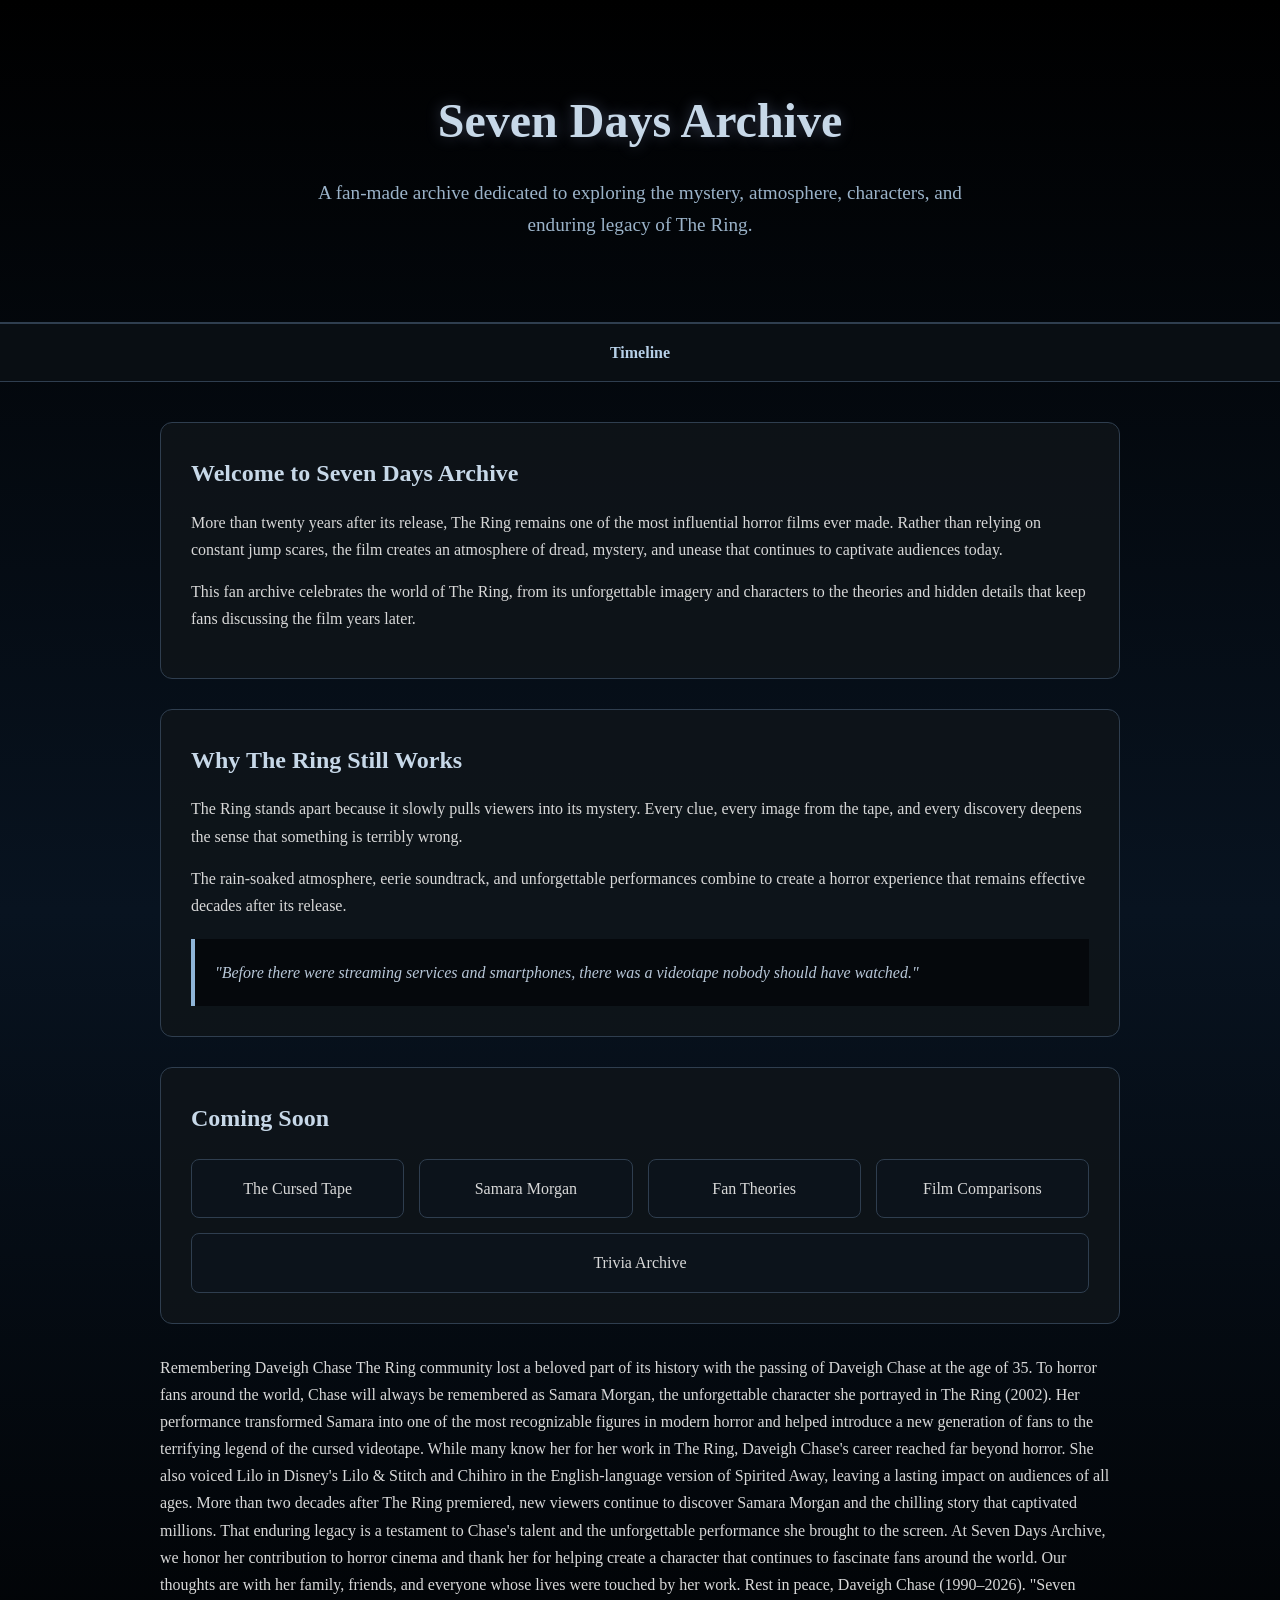
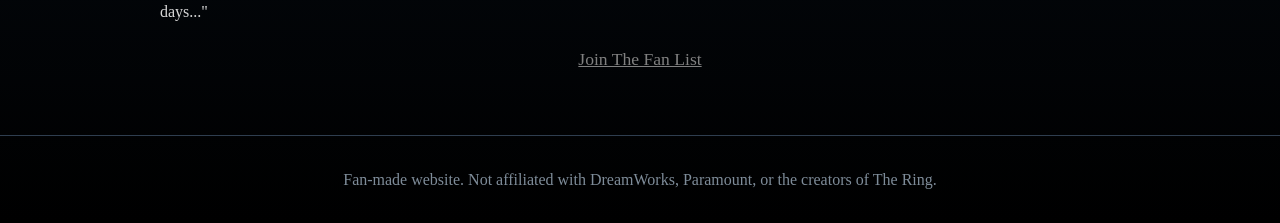
<file: index.html>
<!DOCTYPE html>
<html lang="en">
<head>
   <!-- Google tag (gtag.js) -->
<script async src="https://www.googletagmanager.com/gtag/js?id=G-6Q0Q2Z9R7N"></script>
<script>
  window.dataLayer = window.dataLayer || [];
  function gtag(){dataLayer.push(arguments);}
  gtag('js', new Date());

  gtag('config', 'G-6Q0Q2Z9R7N');
</script>
  <meta charset="UTF-8">
  <meta name="viewport" content="width=device-width, initial-scale=1.0">

  <title>Seven Days Archive | A Fan Site for The Ring</title>

  <meta name="description" content="A fan-made archive exploring The Ring, its atmosphere, mystery, characters, theories, and lasting horror legacy.">

<link rel="stylesheet" href="styles.css">

<script id="mcjs">!function(c,h,i,m,p){m=c.createElement(h),p=c.getElementsByTagName(h)[0],m.async=1,m.src=i,p.parentNode.insertBefore(m,p)}(document,"script","https://chimpstatic.com/mcjs-connected/js/users/ea336c21f3cfe3c19981513f7/918fee9aa0607b9be773f4669.js");</script>
</head>
<body>

<header>
  <h1>Seven Days Archive</h1>
  <p class="tagline">
    A fan-made archive dedicated to exploring the mystery,
    atmosphere, characters, and enduring legacy of The Ring.
  </p>
</header>

<nav>
 <!--Hidden for now <a href="#">Home</a>
  <a href="#">The Tape</a>
  <a href="#">Samara</a>
  <a href="#">Theories</a>-->
  <a href="Timeline.html">Timeline</a>
</nav>

<main>

  <section>
    <h2>Welcome to Seven Days Archive</h2>

    <p>
      More than twenty years after its release, The Ring remains one of
      the most influential horror films ever made. Rather than relying
      on constant jump scares, the film creates an atmosphere of dread,
      mystery, and unease that continues to captivate audiences today.
    </p>

    <p>
      This fan archive celebrates the world of The Ring, from its
      unforgettable imagery and characters to the theories and hidden
      details that keep fans discussing the film years later.
    </p>
  </section>

  <section>
    <h2>Why The Ring Still Works</h2>

    <p>
      The Ring stands apart because it slowly pulls viewers into its
      mystery. Every clue, every image from the tape, and every
      discovery deepens the sense that something is terribly wrong.
    </p>

    <p>
      The rain-soaked atmosphere, eerie soundtrack, and unforgettable
      performances combine to create a horror experience that remains
      effective decades after its release.
    </p>

    <div class="quote-box">
      "Before there were streaming services and smartphones, there was
      a videotape nobody should have watched."
    </div>
  </section>

  <section>
    <h2>Coming Soon</h2>

    <div class="future-pages">
      <div>The Cursed Tape</div>
      <div>Samara Morgan</div>
      <div>Fan Theories</div>
      <div>Film Comparisons</div>
      <div>Trivia Archive</div>
    </div>
  </section>
  
 <p> Remembering Daveigh Chase

The Ring community lost a beloved part of its history with the passing of Daveigh Chase at the age of 35.

To horror fans around the world, Chase will always be remembered as Samara Morgan, the unforgettable character she portrayed in The Ring (2002). Her performance transformed Samara into one of the most recognizable figures in modern horror and helped introduce a new generation of fans to the terrifying legend of the cursed videotape.

While many know her for her work in The Ring, Daveigh Chase's career reached far beyond horror. She also voiced Lilo in Disney's Lilo & Stitch and Chihiro in the English-language version of Spirited Away, leaving a lasting impact on audiences of all ages.

More than two decades after The Ring premiered, new viewers continue to discover Samara Morgan and the chilling story that captivated millions. That enduring legacy is a testament to Chase's talent and the unforgettable performance she brought to the screen.

At Seven Days Archive, we honor her contribution to horror cinema and thank her for helping create a character that continues to fascinate fans around the world.

Our thoughts are with her family, friends, and everyone whose lives were touched by her work.

Rest in peace, Daveigh Chase (1990–2026).

"Seven days..." </p>
  <a href="http://eepurl.com/jYIN-XrPLM" target="_blank" class="fan-list-link">
      Join The Fan List
      </a>

</main>

<footer>
  Fan-made website. Not affiliated with DreamWorks, Paramount,
  or the creators of The Ring.
</footer>

</body>
</html>
</file>
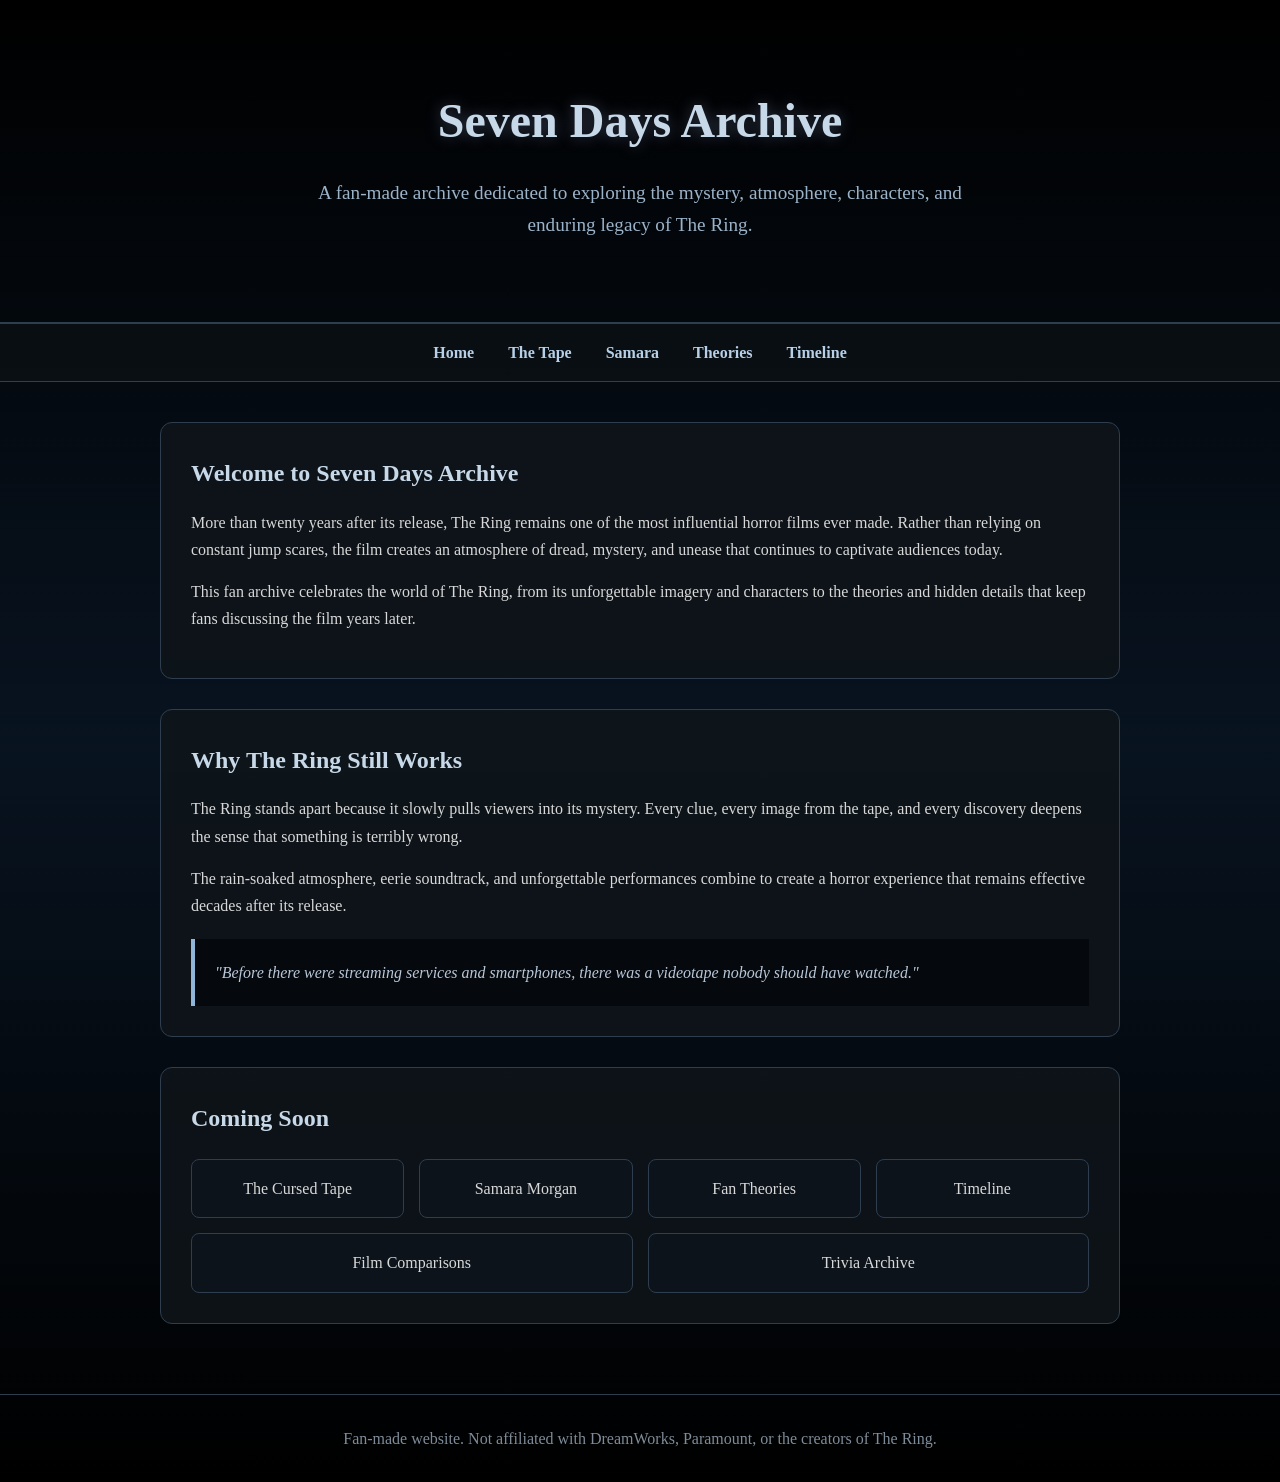
<file: TheRingFanPage.html>
<!DOCTYPE html>
<html lang="en">
<head>
  <meta charset="UTF-8">
  <meta name="viewport" content="width=device-width, initial-scale=1.0">

  <title>Seven Days Archive | A Fan Site for The Ring</title>

  <meta name="description" content="A fan-made archive exploring The Ring, its atmosphere, mystery, characters, theories, and lasting horror legacy.">

<link rel="stylesheet" href="styles.css">
</head>
<body>

<header>
  <h1>Seven Days Archive</h1>
  <p class="tagline">
    A fan-made archive dedicated to exploring the mystery,
    atmosphere, characters, and enduring legacy of The Ring.
  </p>
</header>

<nav>
  <a href="#">Home</a>
  <a href="#">The Tape</a>
  <a href="#">Samara</a>
  <a href="#">Theories</a>
  <a href="#">Timeline</a>
</nav>

<main>

  <section>
    <h2>Welcome to Seven Days Archive</h2>

    <p>
      More than twenty years after its release, The Ring remains one of
      the most influential horror films ever made. Rather than relying
      on constant jump scares, the film creates an atmosphere of dread,
      mystery, and unease that continues to captivate audiences today.
    </p>

    <p>
      This fan archive celebrates the world of The Ring, from its
      unforgettable imagery and characters to the theories and hidden
      details that keep fans discussing the film years later.
    </p>
  </section>

  <section>
    <h2>Why The Ring Still Works</h2>

    <p>
      The Ring stands apart because it slowly pulls viewers into its
      mystery. Every clue, every image from the tape, and every
      discovery deepens the sense that something is terribly wrong.
    </p>

    <p>
      The rain-soaked atmosphere, eerie soundtrack, and unforgettable
      performances combine to create a horror experience that remains
      effective decades after its release.
    </p>

    <div class="quote-box">
      "Before there were streaming services and smartphones, there was
      a videotape nobody should have watched."
    </div>
  </section>

  <section>
    <h2>Coming Soon</h2>

    <div class="future-pages">
      <div>The Cursed Tape</div>
      <div>Samara Morgan</div>
      <div>Fan Theories</div>
      <div>Timeline</div>
      <div>Film Comparisons</div>
      <div>Trivia Archive</div>
    </div>
  </section>

</main>

<footer>
  Fan-made website. Not affiliated with DreamWorks, Paramount,
  or the creators of The Ring.
</footer>

</body>
</html>
</file>
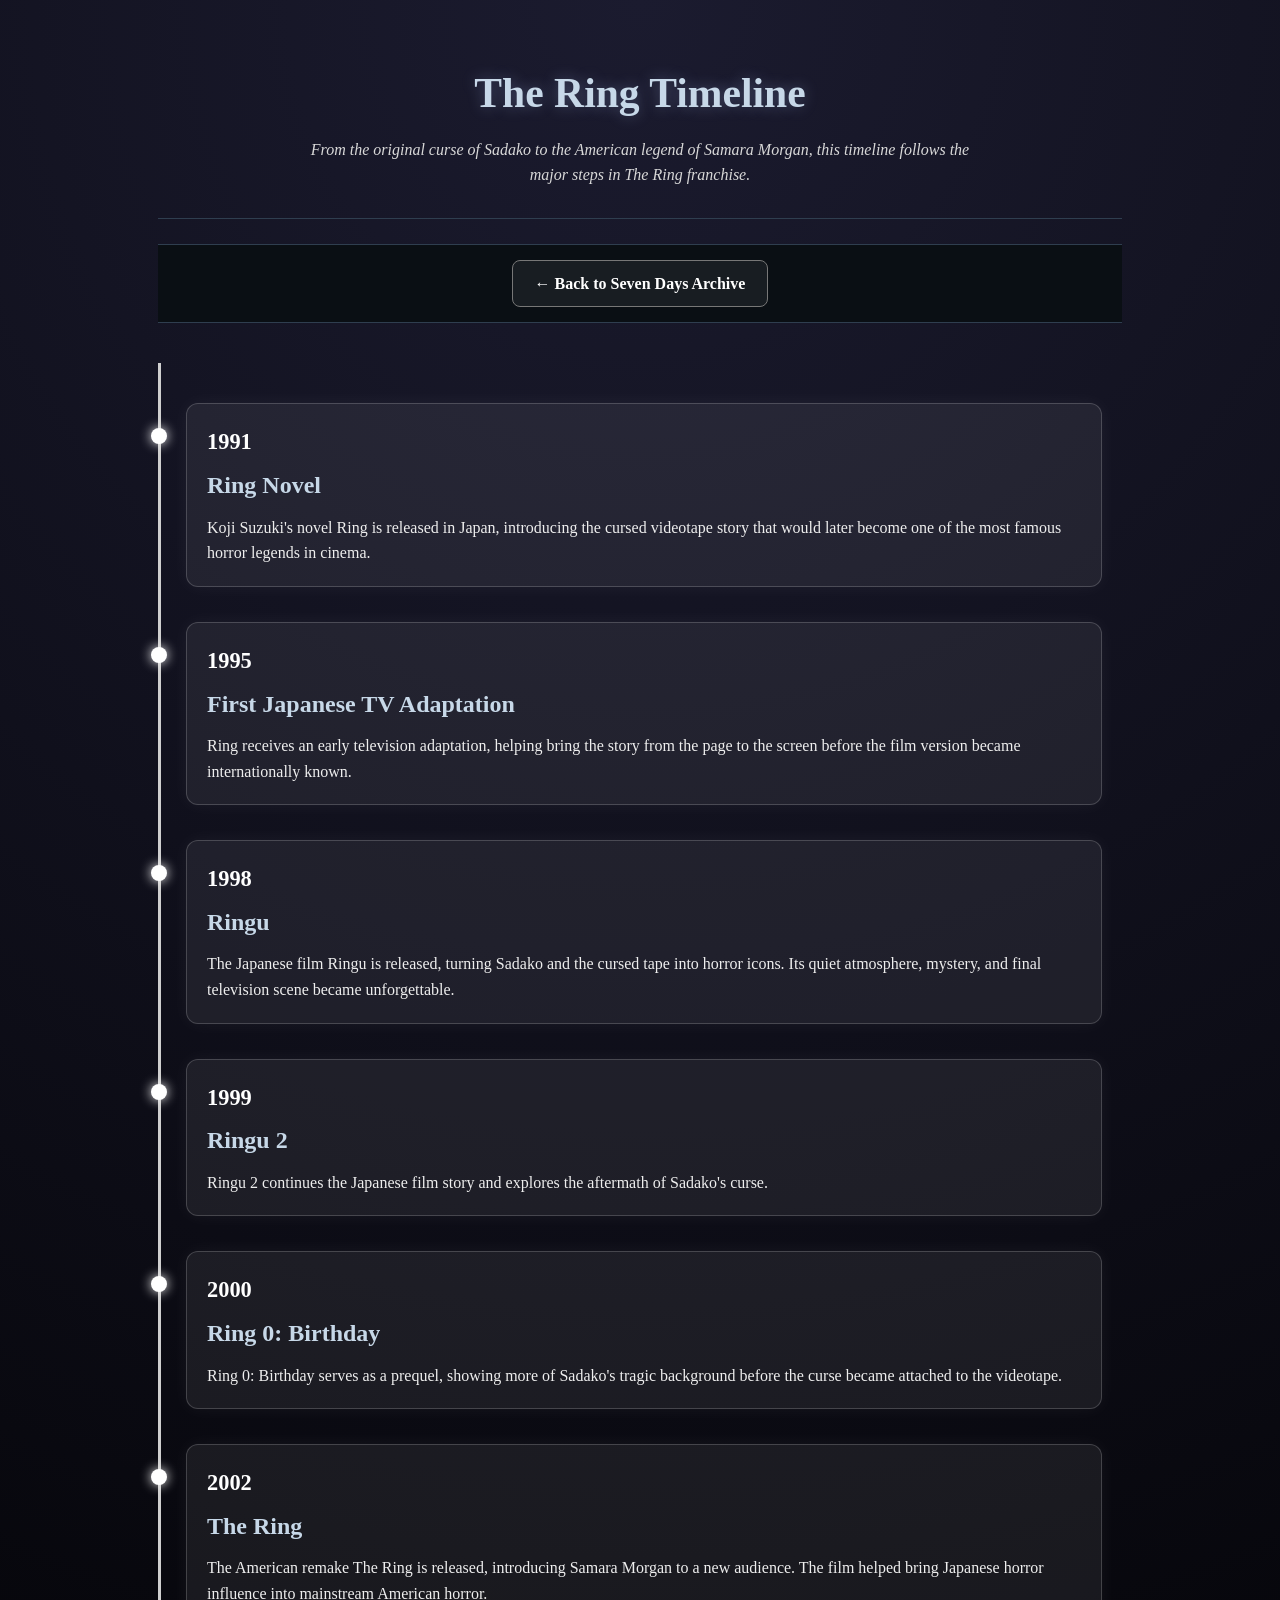
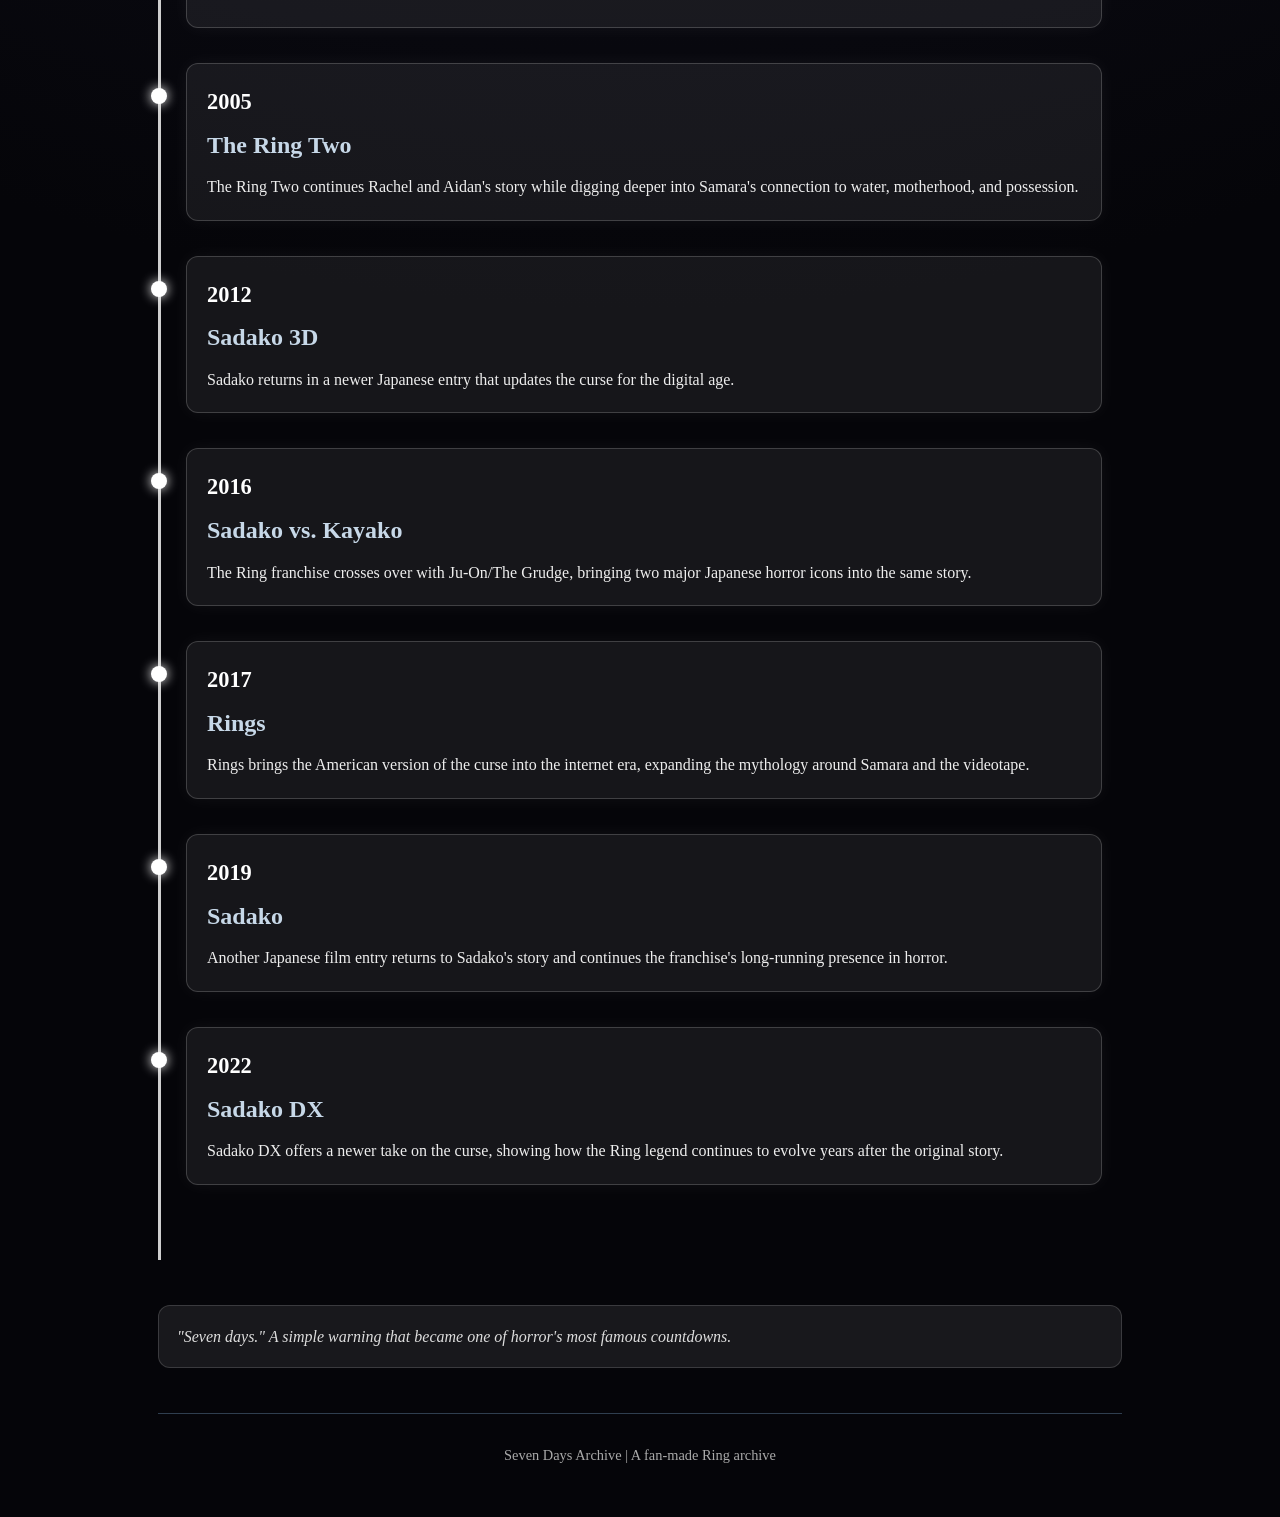
<file: Timeline.html>
<!DOCTYPE html>
<html lang="en">
<head>
  <meta charset="UTF-8" />
  <meta name="viewport" content="width=device-width, initial-scale=1.0" />
  <title>The Ring Timeline | Seven Days Archive</title>

  <meta name="description" content="A timeline of The Ring franchise, from the original Japanese novel to Ringu, The Ring, The Ring Two, Rings, and beyond." />

<link rel="stylesheet" href="styles.css"
</head>

<body class="timeline-page">
  <div class="page">

    <header>
      <h1>The Ring Timeline</h1>
      <p class="subtitle">
        From the original curse of Sadako to the American legend of Samara Morgan,
        this timeline follows the major steps in The Ring franchise.
      </p>
    </header>

    <nav>
      <a href="index.html">← Back to Seven Days Archive</a>
    </nav>

    <main class="timeline">

      <section class="event">
        <div class="year">1991</div>
        <h2>Ring Novel</h2>
        <p>
          Koji Suzuki's novel Ring is released in Japan, introducing the cursed videotape
          story that would later become one of the most famous horror legends in cinema.
        </p>
      </section>

      <section class="event">
        <div class="year">1995</div>
        <h2>First Japanese TV Adaptation</h2>
        <p>
          Ring receives an early television adaptation, helping bring the story from the page
          to the screen before the film version became internationally known.
        </p>
      </section>

      <section class="event">
        <div class="year">1998</div>
        <h2>Ringu</h2>
        <p>
          The Japanese film Ringu is released, turning Sadako and the cursed tape into horror icons.
          Its quiet atmosphere, mystery, and final television scene became unforgettable.
        </p>
      </section>

      <section class="event">
        <div class="year">1999</div>
        <h2>Ringu 2</h2>
        <p>
          Ringu 2 continues the Japanese film story and explores the aftermath of Sadako's curse.
        </p>
      </section>

      <section class="event">
        <div class="year">2000</div>
        <h2>Ring 0: Birthday</h2>
        <p>
          Ring 0: Birthday serves as a prequel, showing more of Sadako's tragic background
          before the curse became attached to the videotape.
        </p>
      </section>

      <section class="event">
        <div class="year">2002</div>
        <h2>The Ring</h2>
        <p>
          The American remake The Ring is released, introducing Samara Morgan to a new audience.
          The film helped bring Japanese horror influence into mainstream American horror.
        </p>
      </section>

      <section class="event">
        <div class="year">2005</div>
        <h2>The Ring Two</h2>
        <p>
          The Ring Two continues Rachel and Aidan's story while digging deeper into Samara's
          connection to water, motherhood, and possession.
        </p>
      </section>

      <section class="event">
        <div class="year">2012</div>
        <h2>Sadako 3D</h2>
        <p>
          Sadako returns in a newer Japanese entry that updates the curse for the digital age.
        </p>
      </section>

      <section class="event">
        <div class="year">2016</div>
        <h2>Sadako vs. Kayako</h2>
        <p>
          The Ring franchise crosses over with Ju-On/The Grudge, bringing two major Japanese
          horror icons into the same story.
        </p>
      </section>

      <section class="event">
        <div class="year">2017</div>
        <h2>Rings</h2>
        <p>
          Rings brings the American version of the curse into the internet era, expanding the
          mythology around Samara and the videotape.
        </p>
      </section>

      <section class="event">
        <div class="year">2019</div>
        <h2>Sadako</h2>
        <p>
          Another Japanese film entry returns to Sadako's story and continues the franchise's
          long-running presence in horror.
        </p>
      </section>

      <section class="event">
        <div class="year">2022</div>
        <h2>Sadako DX</h2>
        <p>
          Sadako DX offers a newer take on the curse, showing how the Ring legend continues
          to evolve years after the original story.
        </p>
      </section>

    </main>

    <div class="note">
      "Seven days." A simple warning that became one of horror's most famous countdowns.
    </div>

    <footer>
      Seven Days Archive | A fan-made Ring archive
    </footer>

  </div>
</body>
</html>
</file>
<file: styles.css>
* {
      margin: 0;
      padding: 0;
      box-sizing: border-box;
    }

    body {
      font-family: Georgia, serif;
      background: linear-gradient(to bottom, #000000, #081320, #000000);
      color: #d8d8d8;
      min-height: 100vh;
      line-height: 1.7;
    }

    header {
      text-align: center;
      padding: 80px 20px;
      border-bottom: 1px solid #2f3e4f;
    }

    h1 {
      font-size: 3rem;
      color: #c7d8e8;
      text-shadow: 0 0 15px rgba(180, 200, 255, 0.3);
      margin-bottom: 15px;
    }

    .tagline {
      font-size: 1.2rem;
      color: #9bb3c9;
      max-width: 700px;
      margin: 0 auto;
    }

    nav {
      background: rgba(10, 15, 20, 0.95);
      border-top: 1px solid #2f3e4f;
      border-bottom: 1px solid #2f3e4f;
      text-align: center;
      padding: 15px;
    }

    nav a {
      color: #b7d0e8;
      text-decoration: none;
      margin: 0 15px;
      font-weight: bold;
    }

    nav a:hover {
      color: white;
    }

    main {
      max-width: 1000px;
      margin: auto;
      padding: 40px 20px;
    }

    section {
      background: rgba(15, 20, 25, 0.85);
      border: 1px solid #2f3e4f;
      border-radius: 12px;
      padding: 30px;
      margin-bottom: 30px;
    }

    h2 {
      color: #c7d8e8;
      margin-bottom: 15px;
    }

    p {
      margin-bottom: 15px;
    }

    .quote-box {
      background: #05080c;
      border-left: 4px solid #8fb5d8;
      padding: 20px;
      margin-top: 20px;
      font-style: italic;
      color: #b8c7d8;
    }

    .future-pages {
      display: flex;
      flex-wrap: wrap;
      gap: 15px;
      margin-top: 20px;
    }

    .future-pages div {
      flex: 1;
      min-width: 180px;
      background: #0c131b;
      border: 1px solid #2f3e4f;
      border-radius: 8px;
      padding: 15px;
      text-align: center;
    }

    footer {
      text-align: center;
      padding: 30px;
      color: #7e8c99;
      border-top: 1px solid #2f3e4f;
    }

    @media (max-width: 768px) {
      h1 {
        font-size: 2.2rem;
      }

      nav a {
        display: inline-block;
        margin: 8px;
      }
    }
  a.fan-list-link {
  	display: block;
      text-align: center;
      color: #808080;
      margin: 20px auto;
      font-size: 1.1rem;
      }


      .timeline-page {
  margin: 0;
  font-family: Georgia, serif;
  color: white;
  background: #050509;
  background-image: radial-gradient(circle at top, #1b1b2f, #050509 60%);
  line-height: 1.6;
}

.timeline-page .page {
  max-width: 1000px;
  margin: auto;
  padding: 30px 18px;
}

.timeline-page header {
  text-align: center;
  padding: 30px 10px;
}

.timeline-page h1 {
  font-size: 2.6rem;
  margin-bottom: 10px;
}

.timeline-page .subtitle {
  color: #d8d8d8;
  font-style: italic;
  max-width: 700px;
  margin: auto;
}

.timeline-page nav {
  text-align: center;
  margin: 25px 0;
}

.timeline-page nav a {
  color: white;
  text-decoration: none;
  border: 1px solid #777;
  padding: 10px 22px;
  border-radius: 8px;
  display: inline-block;
  background: rgba(255,255,255,0.06);
}

.timeline-page nav a:hover {
  background: rgba(255,255,255,0.15);
}

.timeline-page .timeline {
  margin-top: 40px;
  border-left: 3px solid #cfcfcf;
  padding-left: 25px;
}

.timeline-page .event {
  position: relative;
  margin-bottom: 35px;
  background: rgba(255,255,255,0.07);
  border: 1px solid rgba(255,255,255,0.18);
  border-radius: 12px;
  padding: 20px;
  box-shadow: 0 0 18px rgba(255,255,255,0.05);
}

.timeline-page .event::before {
  content: "";
  position: absolute;
  left: -36px;
  top: 24px;
  width: 16px;
  height: 16px;
  background: white;
  border-radius: 50%;
  box-shadow: 0 0 12px white;
}

.timeline-page .year {
  font-size: 1.4rem;
  font-weight: bold;
  color: #ffffff;
  margin-bottom: 6px;
}

.timeline-page h2 {
  margin: 0 0 10px;
  font-size: 1.5rem;
}

.timeline-page p {
  margin: 0;
  color: #eeeeee;
}

.timeline-page .note {
  margin-top: 45px;
  padding: 18px;
  border-radius: 12px;
  background: rgba(255,255,255,0.08);
  border: 1px solid rgba(255,255,255,0.15);
  font-style: italic;
  color: #dddddd;
}

.timeline-page footer {
  text-align: center;
  color: #aaa;
  margin-top: 45px;
  padding-bottom: 20px;
  font-size: 0.9rem;
}

@media (max-width: 600px) {
  .timeline-page h1 {
    font-size: 2rem;
  }

  .timeline-page .timeline {
    padding-left: 20px;
  }

  .timeline-page .event {
    padding: 16px;
  }

  .timeline-page .event::before {
    left: -31px;
  }
}
</file>
